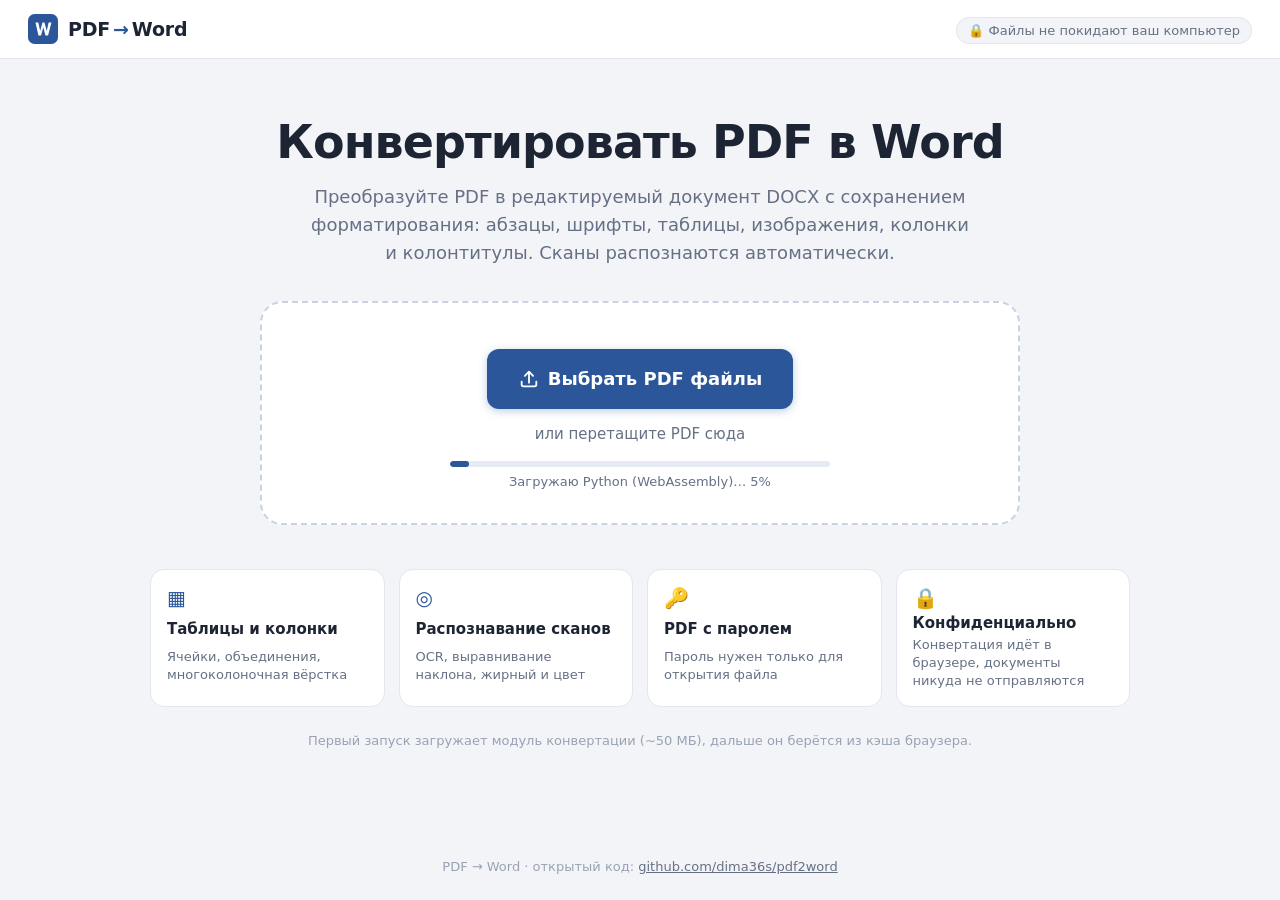
<file: index.html>
<!DOCTYPE html>
<html lang="ru">
<head>
  <meta charset="utf-8">
  <meta name="viewport" content="width=device-width, initial-scale=1">
  <title>PDF в Word — конвертер с сохранением структуры</title>
  <meta name="description" content="Бесплатный конвертер PDF в Word (DOCX) прямо в браузере: таблицы, колонки, списки, изображения, распознавание сканов. Файлы не покидают ваш компьютер.">
  <link rel="icon" href="data:image/svg+xml,%3Csvg xmlns='http://www.w3.org/2000/svg' viewBox='0 0 32 32'%3E%3Crect width='32' height='32' rx='7' fill='%232b579a'/%3E%3Cpath d='M8 9h3l2 9 2.4-9h2.2L20 18l2-9h3l-3.6 14h-2.8L16.3 14l-2.4 9h-2.8z' fill='white'/%3E%3C/svg%3E">
  <link rel="stylesheet" href="styles.css">
  <link rel="stylesheet" href="web.css">
</head>
<body>
  <header class="topbar">
    <a class="brand" href="./" aria-label="На главную">
      <span class="brand-logo" aria-hidden="true">
        <svg viewBox="0 0 32 32"><rect width="32" height="32" rx="7" fill="currentColor"/><path d="M8 9h3l2 9 2.4-9h2.2L20 18l2-9h3l-3.6 14h-2.8L16.3 14l-2.4 9h-2.8z" fill="#fff"/></svg>
      </span>
      <span class="brand-name">PDF<span class="brand-arrow">→</span>Word</span>
    </a>
    <nav class="topnav">
      <span class="pill">🔒 Файлы не покидают ваш компьютер</span>
    </nav>
  </header>

  <main id="app">
    <section class="hero" id="hero">
      <h1>Конвертировать PDF в Word</h1>
      <p class="lead">Преобразуйте PDF в редактируемый документ DOCX с&nbsp;сохранением форматирования:
        абзацы, шрифты, таблицы, изображения, колонки и&nbsp;колонтитулы. Сканы распознаются автоматически.</p>
      <div class="drop" id="dropZone">
        <button class="btn btn-xl btn-primary" id="pickBtn" type="button">
          <svg viewBox="0 0 24 24" aria-hidden="true"><path d="M12 16V4m0 0-4.5 4.5M12 4l4.5 4.5M4 15v3a2 2 0 0 0 2 2h12a2 2 0 0 0 2-2v-3" fill="none" stroke="currentColor" stroke-width="2" stroke-linecap="round" stroke-linejoin="round"/></svg>
          Выбрать PDF файлы
        </button>
        <p class="drop-hint">или перетащите PDF сюда</p>
        <div class="boot" id="bootBox" aria-live="polite">
          <div class="boot-bar"><i id="bootBar"></i></div>
          <span id="bootText">Подготовка конвертера…</span>
        </div>
      </div>
      <ul class="features">
        <li><span class="fi" aria-hidden="true">▦</span><b>Таблицы и колонки</b><small>Ячейки, объединения, многоколоночная вёрстка</small></li>
        <li><span class="fi" aria-hidden="true">◎</span><b>Распознавание сканов</b><small>OCR, выравнивание наклона, жирный и цвет</small></li>
        <li><span class="fi" aria-hidden="true">🔑</span><b>PDF с паролем</b><small>Пароль нужен только для открытия файла</small></li>
        <li><span class="fi" aria-hidden="true">🔒</span><b>Конфиденциально</b><small>Конвертация идёт в браузере, документы никуда не отправляются</small></li>
      </ul>
      <p class="first-run" id="firstRun">Первый запуск загружает модуль конвертации (~50&nbsp;МБ), дальше он берётся из кэша браузера.</p>
    </section>

    <section class="workspace" id="workspace" hidden>
      <div class="ws-main">
        <div class="ws-head">
          <h2 id="wsTitle">Файлы</h2>
          <button class="btn btn-ghost" id="addMoreBtn" type="button">
            <svg viewBox="0 0 24 24" aria-hidden="true"><path d="M12 5v14M5 12h14" fill="none" stroke="currentColor" stroke-width="2" stroke-linecap="round"/></svg>
            Добавить ещё
          </button>
        </div>

        <div class="banner" id="doneBanner" hidden>
          <div class="banner-icon" aria-hidden="true">
            <svg viewBox="0 0 24 24"><path d="m5 12.5 4.5 4.5L19 7.5" fill="none" stroke="currentColor" stroke-width="2.6" stroke-linecap="round" stroke-linejoin="round"/></svg>
          </div>
          <div class="banner-text">
            <b id="doneTitle">Готово!</b>
            <span id="doneSub">Документы Word готовы к скачиванию.</span>
          </div>
          <div class="banner-actions">
            <button class="btn btn-primary" id="downloadAllBtn" type="button">Скачать</button>
            <button class="btn btn-ghost" id="restartBtn" type="button">Конвертировать ещё</button>
          </div>
        </div>

        <div class="grid" id="fileGrid" aria-live="polite"></div>
      </div>

      <aside class="ws-side" id="sidePanel">
        <h3>Параметры</h3>
        <div class="opt">
          <div class="opt-row">
            <label class="switch">
              <input type="checkbox" id="ocrToggle" checked>
              <span class="slider" aria-hidden="true"></span>
              <span class="switch-label">Распознавать сканы (OCR)</span>
            </label>
          </div>
          <p class="opt-help" id="ocrHelp">Отсканированные страницы станут редактируемым текстом. Без OCR они будут вставлены в Word картинками.</p>
          <label class="field" id="langField">
            <span>Язык документа</span>
            <select id="ocrLang">
              <option value="rus+eng" selected>Русский + English</option>
              <option value="rus">Русский</option>
              <option value="eng">English</option>
            </select>
          </label>
        </div>
        <div class="opt opt-note">
          <p>Диапазон страниц и пароль можно задать на карточке файла.</p>
        </div>
        <button class="btn btn-xl btn-primary btn-block" id="convertBtn" type="button" disabled>
          Конвертировать в Word
          <svg viewBox="0 0 24 24" aria-hidden="true"><path d="M5 12h14m0 0-5-5m5 5-5 5" fill="none" stroke="currentColor" stroke-width="2.2" stroke-linecap="round" stroke-linejoin="round"/></svg>
        </button>
        <div class="boot boot-side" id="bootSide" hidden>
          <div class="boot-bar"><i id="bootBarSide"></i></div>
          <span id="bootTextSide"></span>
        </div>
        <p class="side-foot">Конвертация выполняется в вашем браузере — документы никуда не отправляются.</p>
      </aside>
    </section>
  </main>

  <footer class="foot">
    PDF → Word · открытый код: <a href="https://github.com/dima36s/pdf2word">github.com/dima36s/pdf2word</a>
  </footer>

  <div class="drag-overlay" id="dragOverlay" hidden>
    <div class="drag-box">
      <svg viewBox="0 0 24 24" aria-hidden="true"><path d="M12 16V4m0 0-4.5 4.5M12 4l4.5 4.5M4 15v3a2 2 0 0 0 2 2h12a2 2 0 0 0 2-2v-3" fill="none" stroke="currentColor" stroke-width="2" stroke-linecap="round" stroke-linejoin="round"/></svg>
      <b>Отпустите PDF файлы</b>
    </div>
  </div>

  <div class="toasts" id="toasts" role="status" aria-live="polite"></div>
  <input type="file" id="fileInput" accept="application/pdf,.pdf" multiple hidden>

  <template id="cardTpl">
    <article class="card">
      <button class="card-remove" type="button" aria-label="Убрать файл" title="Убрать файл">
        <svg viewBox="0 0 24 24"><path d="M6 6l12 12M18 6 6 18" fill="none" stroke="currentColor" stroke-width="2.2" stroke-linecap="round"/></svg>
      </button>
      <div class="thumb">
        <img alt="" hidden>
        <div class="thumb-ph" aria-hidden="true"><span>PDF</span></div>
        <div class="badges"></div>
        <div class="overlay" hidden>
          <div class="ring"><svg viewBox="0 0 44 44"><circle class="ring-bg" cx="22" cy="22" r="19"/><circle class="ring-fg" cx="22" cy="22" r="19"/></svg><span class="ring-pct">0%</span></div>
          <div class="overlay-stage"></div>
        </div>
        <div class="done-mark" hidden aria-hidden="true">
          <svg viewBox="0 0 24 24"><path d="m5 12.5 4.5 4.5L19 7.5" fill="none" stroke="currentColor" stroke-width="2.8" stroke-linecap="round" stroke-linejoin="round"/></svg>
        </div>
      </div>
      <div class="card-body">
        <div class="card-name" title=""></div>
        <div class="card-meta"></div>
        <form class="pw" hidden>
          <input type="password" placeholder="Пароль к PDF" autocomplete="off" aria-label="Пароль к PDF">
          <button class="btn btn-small" type="submit">Открыть</button>
        </form>
        <div class="pages-row" hidden>
          <label>Страницы:
            <input class="pages-input" type="text" placeholder="все" inputmode="numeric" aria-label="Диапазон страниц, например 1-3, 5">
          </label>
        </div>
        <div class="card-error" hidden></div>
        <div class="card-info" hidden></div>
        <div class="card-actions"></div>
      </div>
    </article>
  </template>

  <script src="app.js"></script>
</body>
</html>
</file>
<file: styles.css>
:root {
  --bg: #f3f4f8;
  --surface: #ffffff;
  --text: #1d2433;
  --muted: #667085;
  --line: #e3e6ee;
  --accent: #2b579a;
  --accent-600: #234a85;
  --accent-700: #1b3b6c;
  --accent-50: #eef3fb;
  --pdf: #e5322d;
  --ok: #1e9e5a;
  --ok-50: #e8f6ee;
  --err: #d92d20;
  --err-50: #fdecea;
  --warn: #b54708;
  --warn-50: #fff4e5;
  --radius: 14px;
  --shadow: 0 1px 2px rgba(16, 24, 40, .06), 0 4px 14px rgba(16, 24, 40, .06);
  --shadow-lg: 0 10px 30px rgba(16, 24, 40, .14);
  font-family: system-ui, -apple-system, "Segoe UI", Roboto, "Helvetica Neue", Arial, sans-serif;
  color: var(--text);
  background: var(--bg);
}

* { box-sizing: border-box; }
html, body { margin: 0; min-height: 100%; }
body { display: flex; flex-direction: column; min-height: 100vh; }
svg { width: 1.2em; height: 1.2em; flex: none; }
[hidden] { display: none !important; }

/* ---------- верхняя панель ---------- */
.topbar {
  display: flex; align-items: center; justify-content: space-between;
  padding: 14px 28px; background: var(--surface); border-bottom: 1px solid var(--line);
  position: sticky; top: 0; z-index: 20;
}
.brand { display: flex; align-items: center; gap: 10px; color: var(--text); text-decoration: none; font-weight: 700; font-size: 19px; letter-spacing: -.01em; }
.brand-logo { color: var(--accent); display: inline-flex; }
.brand-logo svg { width: 30px; height: 30px; }
.brand-arrow { color: var(--accent); margin: 0 3px; }
.pill { font-size: 13px; color: var(--muted); background: var(--bg); border: 1px solid var(--line); padding: 5px 11px; border-radius: 99px; }

.notice {
  background: var(--warn-50); color: var(--warn); border-bottom: 1px solid #f6d7a7;
  text-align: center; font-size: 14px; line-height: 1.4; padding: 9px 20px;
}
main { flex: 1; width: 100%; max-width: 1240px; margin: 0 auto; padding: 0 24px 48px; }

/* ---------- кнопки ---------- */
.btn {
  display: inline-flex; align-items: center; justify-content: center; gap: 8px;
  font: inherit; font-weight: 600; font-size: 15px; line-height: 1;
  padding: 11px 18px; border-radius: 10px; border: 1px solid transparent;
  cursor: pointer; text-decoration: none; transition: background .15s, box-shadow .15s, transform .05s, color .15s;
  white-space: nowrap;
}
.btn:active { transform: translateY(1px); }
.btn:focus-visible { outline: 3px solid rgba(43, 87, 154, .35); outline-offset: 2px; }
.btn[disabled] { opacity: .5; cursor: not-allowed; transform: none; }
.btn-primary { background: var(--accent); color: #fff; box-shadow: 0 2px 8px rgba(43, 87, 154, .3); }
.btn-primary:hover:not([disabled]) { background: var(--accent-600); }
.btn-ghost { background: transparent; color: var(--accent); border-color: var(--line); }
.btn-ghost:hover { background: var(--accent-50); }
.btn-xl { font-size: 18px; padding: 18px 30px; border-radius: 12px; }
.btn-xl svg { width: 22px; height: 22px; }
.btn-small { font-size: 13px; padding: 7px 11px; border-radius: 8px; background: var(--accent); color: #fff; }
.btn-small:hover { background: var(--accent-600); }
.btn-block { width: 100%; }
.btn.is-finished svg { display: none; }
.btn-ok { background: var(--ok); color: #fff; }
.btn-ok:hover { background: #17834a; }

/* ---------- стартовый экран ---------- */
.hero { text-align: center; padding: 56px 0 24px; }
.hero h1 { font-size: clamp(30px, 4.4vw, 46px); margin: 0 0 14px; letter-spacing: -.02em; }
.lead { max-width: 720px; margin: 0 auto 34px; color: var(--muted); font-size: 18px; line-height: 1.55; }
.drop {
  max-width: 760px; margin: 0 auto; padding: 46px 24px 34px;
  border: 2px dashed #c9d2e3; border-radius: 22px; background: var(--surface);
  transition: border-color .15s, background .15s;
}
.drop.is-over { border-color: var(--accent); background: var(--accent-50); }
.drop-hint { margin: 16px 0 4px; color: var(--muted); font-size: 15px; }
.drop-limits { margin: 0; color: #98a2b3; font-size: 13px; }
.features {
  list-style: none; padding: 0; margin: 44px auto 0; max-width: 980px;
  display: grid; grid-template-columns: repeat(4, 1fr); gap: 14px; text-align: left;
}
.features li { background: var(--surface); border: 1px solid var(--line); border-radius: var(--radius); padding: 16px; display: grid; gap: 4px; }
.features .fi { font-size: 20px; color: var(--accent); }
.features b { font-size: 15px; }
.features small { color: var(--muted); font-size: 13px; line-height: 1.4; }

/* ---------- рабочая область ---------- */
.workspace { display: grid; grid-template-columns: minmax(0, 1fr) 320px; gap: 24px; padding-top: 28px; align-items: start; }
.ws-head { display: flex; align-items: center; justify-content: space-between; margin-bottom: 16px; gap: 12px; }
.ws-head h2 { margin: 0; font-size: 22px; }
.grid { display: grid; grid-template-columns: repeat(auto-fill, minmax(196px, 1fr)); gap: 18px; }

.ws-side {
  position: sticky; top: 86px; background: var(--surface); border: 1px solid var(--line);
  border-radius: var(--radius); padding: 20px; box-shadow: var(--shadow);
}
.ws-side h3 { margin: 0 0 14px; font-size: 18px; }
.opt { padding-bottom: 16px; margin-bottom: 16px; border-bottom: 1px solid var(--line); }
.opt-help { color: var(--muted); font-size: 13px; line-height: 1.45; margin: 8px 0 12px; }
.opt-note p { margin: 0; color: var(--muted); font-size: 13px; line-height: 1.45; }
.side-foot { color: #98a2b3; font-size: 12px; text-align: center; margin: 12px 0 0; line-height: 1.4; }
.field { display: grid; gap: 6px; font-size: 13px; color: var(--muted); }
.field select {
  font: inherit; font-size: 14px; color: var(--text); padding: 9px 10px; border-radius: 9px;
  border: 1px solid var(--line); background: #fff;
}

/* переключатель */
.switch { display: flex; align-items: center; gap: 10px; cursor: pointer; user-select: none; font-weight: 600; font-size: 15px; }
.switch input { position: absolute; opacity: 0; width: 1px; height: 1px; }
.slider { width: 40px; height: 23px; border-radius: 99px; background: #cfd5e1; position: relative; transition: background .15s; flex: none; }
.slider::after { content: ""; position: absolute; top: 3px; left: 3px; width: 17px; height: 17px; border-radius: 50%; background: #fff; box-shadow: 0 1px 2px rgba(0,0,0,.2); transition: transform .15s; }
.switch input:checked + .slider { background: var(--accent); }
.switch input:checked + .slider::after { transform: translateX(17px); }
.switch input:focus-visible + .slider { outline: 3px solid rgba(43, 87, 154, .35); outline-offset: 2px; }

/* ---------- карточка файла ---------- */
.card {
  position: relative; background: var(--surface); border: 1px solid var(--line); border-radius: var(--radius);
  box-shadow: var(--shadow); overflow: hidden; display: flex; flex-direction: column;
  animation: pop .18s ease-out;
}
@keyframes pop { from { transform: scale(.97); opacity: 0; } }
.card.is-error { border-color: #f5b5ae; }
.card.is-done { border-color: #a8dcc0; }
.card-remove {
  position: absolute; top: 8px; right: 8px; z-index: 3; width: 30px; height: 30px; border-radius: 50%;
  border: 0; background: rgba(255,255,255,.92); color: #475467; display: grid; place-items: center;
  cursor: pointer; box-shadow: 0 1px 4px rgba(0,0,0,.15); opacity: 0; transition: opacity .15s;
}
.card:hover .card-remove, .card-remove:focus-visible { opacity: 1; }
.card-remove:hover { color: var(--err); }
.card-remove svg { width: 16px; height: 16px; }
@media (hover: none) { .card-remove { opacity: 1; } }

.thumb { position: relative; aspect-ratio: 210 / 230; background: #eef0f5; display: grid; place-items: center; overflow: hidden; }
.thumb img { width: 82%; height: 88%; object-fit: contain; object-position: center bottom; align-self: end; background: #fff; box-shadow: 0 2px 8px rgba(16,24,40,.15); }
.thumb-ph { width: 62%; aspect-ratio: 1 / 1.32; background: #fff; border-radius: 4px; box-shadow: 0 2px 8px rgba(16,24,40,.12); display: grid; place-items: center; }
.thumb-ph span { background: var(--pdf); color: #fff; font-weight: 800; font-size: 14px; padding: 4px 8px; border-radius: 4px; letter-spacing: .04em; }
.badges { position: absolute; left: 8px; top: 8px; display: flex; gap: 6px; flex-wrap: wrap; z-index: 2; }
.badge { font-size: 11px; font-weight: 700; padding: 3px 7px; border-radius: 6px; background: #fff; color: var(--text); box-shadow: 0 1px 3px rgba(0,0,0,.15); }
.badge-scan { color: var(--warn); }
.badge-lock { color: var(--accent-700); }

.overlay { position: absolute; inset: 0; background: rgba(255,255,255,.86); backdrop-filter: blur(1px); display: grid; place-content: center; justify-items: center; gap: 10px; padding: 12px; text-align: center; }
.overlay-stage { font-size: 12px; color: var(--muted); line-height: 1.35; min-height: 2.7em; max-width: 170px; }
.ring { position: relative; width: 64px; height: 64px; }
.ring svg { width: 64px; height: 64px; transform: rotate(-90deg); }
.ring circle { fill: none; stroke-width: 4; }
.ring-bg { stroke: #dfe4ee; }
.ring-fg { stroke: var(--accent); stroke-linecap: round; stroke-dasharray: 119.4; stroke-dashoffset: 119.4; transition: stroke-dashoffset .4s ease; }
.ring-pct { position: absolute; inset: 0; display: grid; place-items: center; font-weight: 700; font-size: 14px; }
.card.is-queued .ring svg { animation: spin 1.4s linear infinite; }
.card.is-queued .ring-fg { stroke-dashoffset: 90; }
@keyframes spin { to { transform: rotate(270deg); } }

.done-mark { position: absolute; right: 10px; bottom: 10px; width: 34px; height: 34px; border-radius: 50%; background: var(--ok); color: #fff; display: grid; place-items: center; box-shadow: 0 2px 8px rgba(30,158,90,.4); }
.done-mark svg { width: 20px; height: 20px; }

.card-body { padding: 12px 14px 14px; display: grid; grid-template-columns: minmax(0, 1fr); gap: 7px; }
.card-name { font-weight: 600; font-size: 14px; white-space: nowrap; overflow: hidden; text-overflow: ellipsis; }
.card-meta { color: var(--muted); font-size: 12.5px; }
.card-error { color: var(--err); background: var(--err-50); font-size: 12.5px; padding: 7px 9px; border-radius: 8px; line-height: 1.4; }
.card-info { color: var(--warn); background: var(--warn-50); font-size: 12px; padding: 7px 9px; border-radius: 8px; line-height: 1.4; }
.card-actions { display: flex; gap: 8px; flex-wrap: wrap; }
.card-actions .btn { font-size: 13.5px; padding: 9px 12px; flex: 1; }
.card-actions .btn-xlsx { flex: none; }

.pw { display: flex; gap: 6px; min-width: 0; }
.pw input { width: 100%; }
.pw .btn-small { flex: none; }
.pw input, .pages-input {
  font: inherit; font-size: 13px; padding: 7px 9px; border: 1px solid var(--line); border-radius: 8px; min-width: 0; flex: 1;
}
.pw input:focus, .pages-input:focus, .field select:focus { outline: 2px solid rgba(43, 87, 154, .35); border-color: var(--accent); }
.pages-row label { display: flex; align-items: center; gap: 8px; font-size: 12.5px; color: var(--muted); }
.pages-input { width: 100%; }

.upload-bar { position: absolute; left: 0; right: 0; bottom: 0; height: 4px; background: #e6eaf2; }
.upload-bar i { display: block; height: 100%; width: 0; background: var(--accent); transition: width .2s; }

/* баннер готовности */
.banner {
  display: flex; align-items: center; gap: 16px; padding: 16px 18px; margin-bottom: 18px;
  background: var(--ok-50); border: 1px solid #b7e2c9; border-radius: var(--radius);
}
.banner-icon { width: 42px; height: 42px; border-radius: 50%; background: var(--ok); color: #fff; display: grid; place-items: center; flex: none; }
.banner-icon svg { width: 24px; height: 24px; }
.banner-text { display: grid; gap: 2px; flex: 1; min-width: 0; }
.banner-text b { font-size: 17px; }
.banner-text span { color: #3b5948; font-size: 14px; }
.banner-actions { display: flex; gap: 8px; flex-wrap: wrap; }
.banner .btn-primary { background: var(--ok); box-shadow: 0 2px 8px rgba(30,158,90,.3); }
.banner .btn-primary:hover { background: #17834a; }
.banner .btn-ghost { color: #1f6b43; border-color: #b7e2c9; background: #fff; }

/* перетаскивание */
.drag-overlay { position: fixed; inset: 0; z-index: 50; background: rgba(43, 87, 154, .14); display: grid; place-items: center; pointer-events: none; }
.drag-box { background: #fff; border: 3px dashed var(--accent); border-radius: 22px; padding: 40px 56px; display: grid; justify-items: center; gap: 12px; color: var(--accent); font-size: 20px; box-shadow: var(--shadow-lg); }
.drag-box svg { width: 48px; height: 48px; }

/* уведомления */
.toasts { position: fixed; bottom: 20px; left: 50%; transform: translateX(-50%); display: grid; gap: 8px; z-index: 60; width: min(480px, calc(100% - 32px)); }
.toast { background: #1d2433; color: #fff; padding: 12px 16px; border-radius: 10px; font-size: 14px; box-shadow: var(--shadow-lg); animation: toast .2s ease-out; line-height: 1.4; }
.toast.err { background: #b42318; }
@keyframes toast { from { transform: translateY(8px); opacity: 0; } }

/* ---------- адаптив ---------- */
@media (max-width: 960px) {
  .workspace { grid-template-columns: 1fr; }
  .ws-side { position: static; }
  .features { grid-template-columns: repeat(2, 1fr); }
}
@media (max-width: 560px) {
  .topbar { padding: 12px 16px; }
  main { padding: 0 14px 32px; }
  .hero { padding-top: 32px; }
  .lead { font-size: 16px; }
  .drop { padding: 30px 14px 24px; }
  .btn-xl { font-size: 16px; padding: 15px 20px; }
  .grid { grid-template-columns: repeat(2, minmax(0, 1fr)); gap: 12px; }
  .features { grid-template-columns: 1fr; }
  .banner { flex-wrap: wrap; }
  .banner-actions { width: 100%; }
  .banner-actions .btn { flex: 1; }
}
@media (prefers-reduced-motion: reduce) { * { animation: none !important; transition: none !important; } }
</file>
<file: web.css>
/* Дополнения к styles.css для браузерной версии */
.boot { margin: 18px auto 0; max-width: 380px; display: grid; gap: 7px; justify-items: center; font-size: 13px; color: var(--muted); }
.boot-bar { width: 100%; height: 6px; border-radius: 99px; background: #e6eaf2; overflow: hidden; }
.boot-bar i { display: block; height: 100%; width: 0; background: var(--accent); border-radius: 99px; transition: width .3s ease; }
.boot.is-ready { color: var(--ok); }
.boot.is-ready .boot-bar { display: none; }
.boot.is-error { color: var(--err); }
.boot.is-error .boot-bar i { background: var(--err); }
.boot-side { margin: 14px 0 0; max-width: none; justify-items: stretch; text-align: center; }
.first-run { color: #98a2b3; font-size: 13px; margin: 26px 0 0; }
.foot { text-align: center; color: #98a2b3; font-size: 13px; padding: 18px 16px 26px; }
.foot a { color: var(--muted); }
</file>
